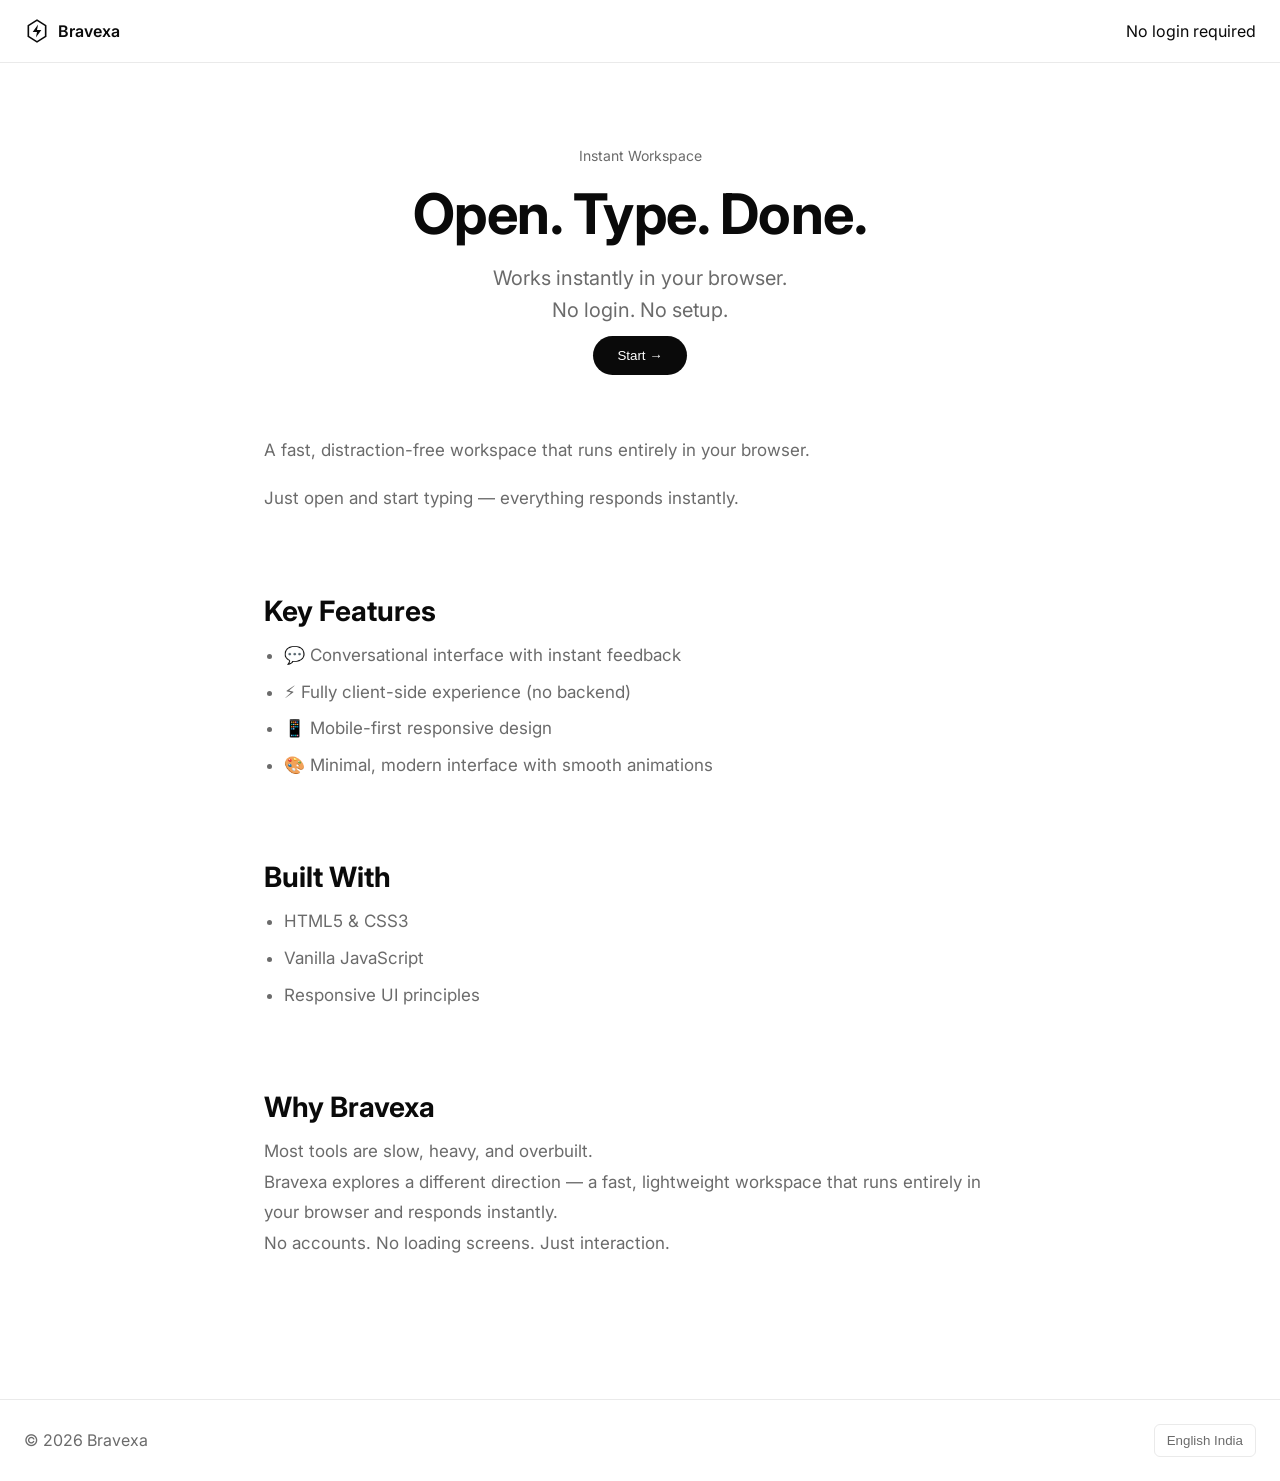
<file: index.html>
<!DOCTYPE html>
<html lang="en">
<head>
    <meta charset="UTF-8">
    <meta name="viewport" content="width=device-width, initial-scale=1.0">
    <link rel="manifest" href="manifest.json">
  <link rel="icon" type="image/svg+xml" href="favicon.svg">
    <title>Bravexa</title>
    <link href="https://fonts.googleapis.com/css2?family=Inter:wght@400;500;600;700&display=swap" rel="stylesheet">
    <link rel="stylesheet" href="styles.css">
</head>

<body>

    <header>
        <div class="header-left">
  
  <div class="logo">
    <svg viewBox="0 0 24 24" fill="none" xmlns="http://www.w3.org/2000/svg">
  <!-- Hexagon -->
  <path 
    d="M12 2L20 7V17L12 22L4 17V7L12 2Z" 
    stroke="currentColor" 
    stroke-width="1.5" 
    stroke-linejoin="round"
  />
  
  <!-- Lightning -->
  <path 
    d="M13 6L8 13H12L11 18L16 11H12L13 6Z" 
    fill="currentColor"
  />
</svg>
    <span>Bravexa</span></div>
</div>
        <div class="auth-buttons">
    <span class="light-tag">No login required</span>
</div>
    </header>

    <main>
      <section class="intro">

  <p class="date">
    Instant Workspace
  </p>

  <h2>
    Open. Type. Done.
  </h2>

  <p class="hero-sub">
    Works instantly in your browser.<br>
    No login. No setup.
  </p>

  <a href="dashboard.html">
    <button class="try-button">Start →</button>
  </a>

</section>

       <section class="explain">
  <p>
    A fast, distraction-free workspace that runs entirely in your browser.
  </p>

  <p>
    Just open and start typing — everything responds instantly.
  </p>
</section>

        <section class="features">
  <h3>Key Features</h3>
  <ul>
    <li>💬 Conversational interface with instant feedback</li>
    <li>⚡ Fully client-side experience (no backend)</li>
    <li>📱 Mobile-first responsive design</li>
    <li>🎨 Minimal, modern interface with smooth animations</li>
  </ul>
</section>

       <section class="tech">
  <h3>Built With</h3>
  <ul>
    <li>HTML5 & CSS3</li>
    <li>Vanilla JavaScript</li>
    <li>Responsive UI principles</li>
  </ul>
</section>


        <section class="note">
  <h3>Why Bravexa</h3>
  <p>
    Most tools are slow, heavy, and overbuilt.
  </p>

  <p>
    Bravexa explores a different direction — a fast, lightweight workspace
    that runs entirely in your browser and responds instantly.
  </p>

  <p>
    No accounts. No loading screens. Just interaction.
  </p>
</section>
    </main>

    <footer>
        <div class="footer-left">
            <p>© 2026 Bravexa</p>
        </div>
        <div class="footer-right">
            <button class="lang-button">English <span class="greys">India</span></button>
        </div>
    </footer>

    <script src="theme.js"></script>
</body>
</html>
</file>
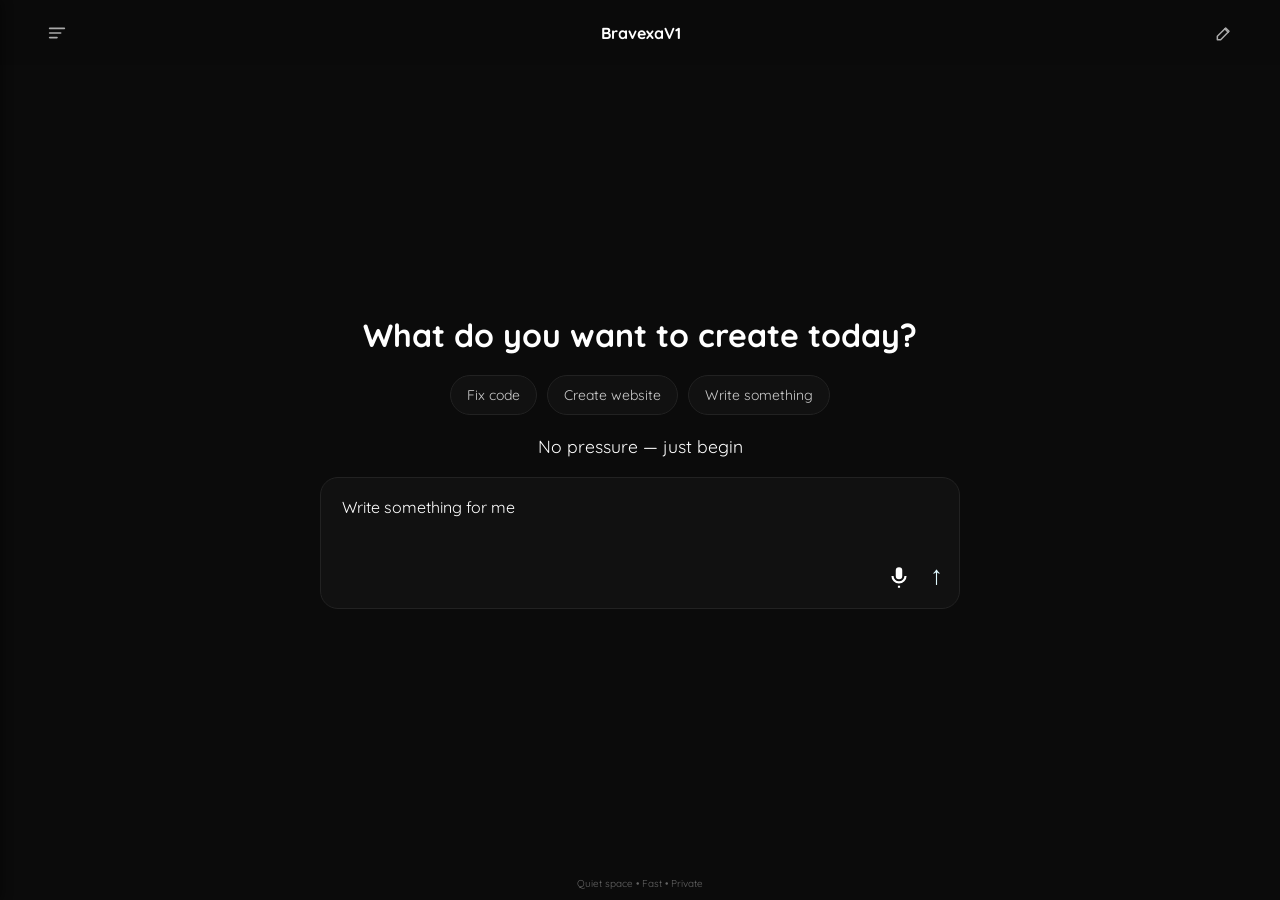
<file: dashboard.html>
<!DOCTYPE html>
<html lang="en">
<head>
  <meta charset="UTF-8">
 <link rel="icon" type="image/svg+xml" href="favicon.svg">
    <link rel="manifest" href="manifest.json">
  <meta name="viewport" content="width=device-width, initial-scale=1.0">
<title>Bravexa — Instant Workspace</title>
  <link href="https://fonts.googleapis.com/css2?family=Quicksand:wght@400;500;600;700&display=swap" rel="stylesheet">
  <link href="style.css" rel="stylesheet">
</head>
<body>
   <div class="sidebar" id="sidebar">
     <div class="sidebar-header">
  <div class="sidebar-brand">
    <svg viewBox="0 0 24 24" fill="none" xmlns="http://www.w3.org/2000/svg">
  <!-- Hexagon -->
  <path 
    d="M12 2L20 7V17L12 22L4 17V7L12 2Z" 
    stroke="white" 
    stroke-width="1.5" 
    stroke-linejoin="round"
  />
  
  <!-- Lightning -->
  <path 
    d="M13 6L8 13H12L11 18L16 11H12L13 6Z" 
    fill="white"
  />
</svg>
    <span>Bravexa</span>
  </div>

  <button id="closeSidebarBtn" class="icon-btn" title="Close">
    <!-- door / exit style icon -->
    <svg viewBox="0 0 24 24" width="20" height="20">
      <path fill="currentColor" d="M10 17l5-5-5-5v10zm-7 4V3c0-1.1.9-2 2-2h10v2H5v18h10v2H5c-1.1 0-2-.9-2-2z"/>
    </svg>
  </button>
</div>
    <a href="dashboard.html" class="new-chat">
  <svg viewBox="0 0 24 24" width="18" height="18" fill="none">
    <!-- chat bubble -->
    <path d="M21 15a4 4 0 0 1-4 4H8l-5 3V7a4 4 0 0 1 4-4h10a4 4 0 0 1 4 4z"
      stroke="currentColor"
      stroke-width="1.6"
      stroke-linejoin="round"/>
      
    <!-- plus icon -->
    <path d="M12 9v6M9 12h6"
      stroke="currentColor"
      stroke-width="1.8"
      stroke-linecap="round"/>
  </svg>

  <span>New Chat</span>
</a>
  <p>Recents</p>
  <div id="historyList" class="history-list"></div>
</div>

  <!-- Header / Navbar -->
  <header class="header">
      <button id="menuToggle" class="menu-btn">
<svg viewBox="0 0 24 24" width="22" height="22" fill="none">
  <path d="M4 7H20" stroke="currentColor" stroke-width="1.8" stroke-linecap="round"/>
  <path d="M4 12H16" stroke="currentColor" stroke-width="1.8" stroke-linecap="round"/>
  <path d="M4 17H12" stroke="currentColor" stroke-width="1.8" stroke-linecap="round"/>
</svg>
</button>
      <h4>Bravexa<span class="grey">V1</span></h4>
      <button id="editLogoBtn" class="edit-btn" title="Edit name">
<svg viewBox="0 0 24 24" width="20" height="20" fill="none">
  <path d="M4 20h4l10-10-4-4L4 16v4z"
        stroke="currentColor"
        stroke-width="1.8"
        stroke-linejoin="round"/>
  <path d="M13 7l4 4"
        stroke="currentColor"
        stroke-width="1.8"
        stroke-linecap="round"/>
</svg>
</button>
  </header>
  <div class="hero">
    <h1>Good morning, <span id="username">User</span></h1>
  <div class="suggestions">
  <button id="codeBtn">Fix code</button>
  <button id="websiteBtn">Create website</button>
  <button id="writeBtn">Write something </button>
</div>
  </div>

  <!-- Chat Window -->
  <div class="chat-window" style="display:none;">
  </div>

  <!-- Input Box -->
  <!-- Bravexa AI Chat Input -->
<div class="input-box">
  <div id="previewContainer" class="preview-container"></div>
  <textarea placeholder="Write something for me" class="chatbox" id="userinput"></textarea>

  <div class="bottom-row">
    <div class="left-section">
      <button class="plus-btn" id="plusBtn" style="display: none;">+</button>
      <div class="upload-dropdown" id="uploadDropdown" style="display:none;">
        <ul>
          <li><label for="imageUpload">📷 Image</label><input type="file" id="imageUpload" accept="image/*" hidden></li>
          <li><label for="fileUpload">📄 File</label><input type="file" id="fileUpload" hidden></li>
          <li><button id="screenshotBtn">🖼️ Screenshot</button></li>
        </ul>
      </div>
    </div>


    <div class="right-section">
      <i class="voice-icon" title="Voice">
        <svg viewBox="0 0 24 24" width="26" height="26" xmlns="http://www.w3.org/2000/svg">
          <path fill="currentColor" d="M12 14a3 3 0 0 0 3-3V6a3 3 0 0 0-6 0v5a3 3 0 0 0 3 3zm5-3a5 5 0 0 1-10 0H5a7 7 0 0 0 14 0h-2zM11 20h2v2h-2z"/>
        </svg>
      </i>
      <button class="send-btn">↑</button>
    </div>
  </div>
</div>

  <!-- Footer -->
  <div class="footer">
     Quiet space • Fast • Private
  </div>

  <script src="script.js"></script>
</body>

</html>
</file>
<file: styles.css>
/* ===========================================
   Bravexa AI - Launch Page Styles
   Designed for Solulure Labs
=========================================== */

/* ============= Root Variables ============= */
:root {
  --bg-color: #ffffff;
  --text-color: #0a0a0a;
  --secondary-text: #6b6b6b;
  --accent-color: #0a0a0a; /* no blue */
  --border-color: #eaeaea;
  --card-bg: #fafafa;
  --header-bg: #ffffffcc;
  --footer-bg: #ffffff;
  --shadow: none;
}

[data-theme="dark"] {
  --bg-color: #000000;
  --text-color: #f5f5f5;
  --secondary-text: #9a9a9a;
  --accent-color: #ffffff;
  --border-color: #1a1a1a;
  --card-bg: #0a0a0a;
  --header-bg: #000000cc;
  --footer-bg: #000000;
  --shadow: none;
}

/* ============= Global Reset ============= */
* {
  margin: 0;
  padding: 0;
  box-sizing: border-box;
}

html, body {
  font-family: "Inter", system-ui, sans-serif;
  background: var(--bg-color);
  color: var(--text-color);
  scroll-behavior: smooth;
  transition: background 0.3s, color 0.3s;
}

/* ============= Header ============= */
header {
  width: 100%;
  max-width: 1400px;
  margin: 0 auto;
  display: flex;
  justify-content: space-between;
  align-items: center;
  padding: 18px 24px;
  background: var(--header-bg);
  backdrop-filter: blur(10px);
  border-bottom: 1px solid var(--border-color);
  position: sticky;
  top: 0;
  z-index: 100;
}

.logo {
  display: flex;
  align-items: center;
  gap: 8px;
  font-weight: 600;
}

.logo svg {
  width: 26px;
  height: 26px;
  color: var(--text-color);
}

.logo:hover svg {
  opacity: 1;
}

.auth-buttons .login {
  color: var(--text-color);
  color: #fff;
  border: none;
  padding: 8px 18px;
  font-weight: 600;
  border-radius: 8px;
  cursor: pointer;
  transition: transform 0.2s ease;
}

.hero-sub {
  margin-top: 10px;
  margin-bottom:10px;
  font-size: 20px;
  color: var(--secondary-text);
  line-height: 1.6;
}

.explain {
  margin-top: 60px;
  max-width: 650px;
  font-size: 18px;
  line-height: 1.8;
  color: var(--secondary-text);
}

.explain p {
  margin-bottom: 18px;
}

.auth-buttons .login:hover {
  transform: translateY(-2px);
  opacity: 0.9;
}

/* ============= Main ============= */
main {
  max-width: 800px;
  margin: 60px auto;
  padding: 0 24px 80px;
}

/* ============= Intro Section ============= */
.intro {
  text-align: center;
  margin-bottom: 60px;
}

.date {
  color: var(--secondary-text);
  font-size: 14px;
}

.product-tag {
  background: var(--accent-gradient);
  color: #fff;
  border-radius: 4px;
  padding: 2px 8px;
  font-size: 12px;
  margin-left: 6px;
}

.intro h2 {
  font-size: 56px;
  font-weight: 700;
  margin: 16px 0 16px;
  line-height: 1.1;
  letter-spacing: -0.5px;
}

.highlight {
  color: var(--text-color);
  -webkit-background-clip: text;
  -webkit-text-fill-color: transparent;
}

.try-button {
  background: var(--text-color);
  color: var(--bg-color);
  padding: 12px 24px;
  border-radius: 999px;
  border: none;
  font-weight: 500;
  transition: all 0.2s ease;
}

.try-button:hover {
  opacity: 0.8;
}

/* ============= Audio Player ============= */
.containers {
  margin-top: 40px;
  padding: 16px;
  border: 1px solid var(--border-color);
  border-radius: 12px;
  background: var(--card-bg);
  box-shadow: var(--shadow);
  text-align: left;
}

.play-pause {
  background: var(--accent-color);
  color: #fff;
  border: none;
  border-radius: 50%;
  width: 36px;
  height: 36px;
  cursor: pointer;
  font-size: 16px;
  margin-right: 10px;
}

.play-pause:hover {
  opacity: 0.9;
}

.share-btn {
  background: none;
  border: none;
  font-size: 18px;
  cursor: pointer;
  color: var(--accent-color);
}

.time {
  margin-left: 10px;
  font-size: 14px;
  color: var(--secondary-text);
}

/* ============= Text Content ============= */
.description {
  margin-top: 25px;
  font-size: 17px;
  color: var(--secondary-text);
  text-align: left;
  line-height: 1.7;
}

.description a {
  color: var(--accent-color);
  text-decoration: none;
  font-weight: 500;
}

.description a:hover {
  text-decoration: underline;
}

/* ============= Sections ============= */
section {
  margin-top: 80px;
}

section h3 {
  font-size: 28px;
  font-weight: 700;
  margin-bottom: 12px;
  color: var(--text-color);
}

section p, ul {
  color: var(--secondary-text);
  font-size: 17px;
  line-height: 1.8;
}

ul {
  margin: 10px 0 20px 20px;
}

ul li {
  margin-bottom: 6px;
}

/* ============= Footer ============= */
footer {
  width: 100%;
  max-width: 1400px;
  margin: 0 auto;
  padding: 24px;
  display: flex;
  justify-content: space-between;
  align-items: center;
  background: var(--footer-bg);
  border-top: 1px solid var(--border-color);
  color: var(--secondary-text);
}

.lang-button {
  background: none;
  border: 1px solid var(--border-color);
  padding: 8px 12px;
  border-radius: 6px;
  cursor: pointer;
  color: var(--secondary-text);
  transition: 0.3s;
}

.lang-button:hover {
  border-color: var(--accent-color);
  color: var(--accent-color);
}

/* ============= Responsive Design ============= */
@media (max-width: 900px) {
  .intro h2 {
    font-size: 42px;
  }

  main {
    padding: 0 16px 60px;
  }
}

@media (max-width: 600px) {
  header {
    padding: 14px 18px;
  }

  .logo {
    font-size: 18px;
  }

  .intro h2 {
    font-size: 34px;
  }

  .try-button {
    font-size: 15px;
    padding: 10px 20px;
  }

  footer {
    flex-direction: column;
    text-align: center;
    gap: 10px;
  }
}
</file>
<file: style.css>
/* ===================================
      Bravexa AI — Minimal Black Theme
   =================================== */

* {
  margin: 0;
  padding: 0;
  box-sizing: border-box;
  font-family: 'Quicksand', sans-serif;
}

html {
  margin-bottom: 150px;
}

body {
  background: #0b0b0b;
  color: #e0e6ed;
  display: flex;
    -webkit-font-smoothing: antialiased;
  flex-direction: column;
  align-items: center;
  overflow-y: scroll;
  scroll-behavior: smooth;
  justify-content: center;
  text-align: center;
}

/* ================= Navbar ================= */
/* ===== HEADER (Fixed Navbar) ===== */

.sidebar {
  position: fixed;
   left: -250px; /* match width */
  width: 250px;
  top: 0;
display: flex;
  flex-direction: column;
  height: 100vh;
  background:#0b0b0b;
    box-shadow: 2px 0 10px rgba(0,0,0,0.4);
  backdrop-filter: blur(18px);
  color: white;
  padding: 15px;
  transition: 0.3s;
  z-index: 1000;
}

.sidebar.active {
  left: 0;
}
.sidebar p{
      text-align : left;
      padding:10px;
      font-weight: 700;
      font-size:1rem;
}
.left{
  margin-left:10px;
}

.sidebar-header{
    display: flex;
    justify-content: space-between;
    align-items: center;
    padding: 5px;
    padding-bottom: 5px;
}

.sidebar-brand{
   display: flex;
  align-items: center;
  font-weight: 600;
  font-size: 1.3rem;
  color: #111;
  gap: 8px;
}

.sidebar-brand svg{
  width: 26px;
  height: 26px;
  color : #f5f5f5;
}

.icon-btn {
  background: none;
  border: none;
  color: #aaa;
  cursor: pointer;
  display: flex;
  align-items: center;
}

.icon-btn:hover {
  color: #fff;
}

.menu-btn {
    background: transparent;
    border: none;
    cursor: pointer;
    padding: 6px;
    border-radius: 8px;
    display: flex;
    align-items: center;
    justify-content: center;
    color: #aaa;
    transition: all 0.2s ease;
}
.menu-btn:hover{
  background: #1a1a1a;
  color: #fff;
}

.menu-btn svg path {
  transition: all 0.25s ease;
}

.menu-btn:hover svg path:nth-child(2) {
  transform: translateX(3px);
}

.menu-btn:hover svg path:nth-child(3) {
  transform: translateX(6px);
}
.edit-btn {
  background: transparent;
  border: none;
  cursor: pointer;
  padding: 6px;
  border-radius: 8px;
  display: flex;
  align-items: center;
  justify-content: center;
  color: #aaa;
  transition: all 0.2s ease;
}

.edit-btn:hover {
  background: #1a1a1a;
  color: #fff;
   transform: scale(1.05);
}

.header {
  position: fixed;
  top: 0;
  left: 0;
  width: 100%;
  height: 65px;
  display: flex;
  align-items: center;
  justify-content: space-between;
  padding: 0 40px;
  background: rgba(10,10,10,0.7);
  backdrop-filter: blur(10px);
  z-index: 100;
}

.header .logo {
  font-size: 1.4rem;
  font-weight: 700;
  color: #fff;
  user-select: none;
}



.header .buttons {
  display: flex;
  gap: 12px;
}

.header .btn {
  font-family: 'Inter', sans-serif;
  padding: 8px 18px;
  border-radius: 10px;
  font-weight: 600;
  cursor: pointer;
  transition: all 0.25s ease;
  border: none;
  font-size: 15px;
}

.header .btn a {
  text-decoration: none;
  color: inherit;
}

.header .btn.outline {
  background: transparent;
  border: 1.8px solid #00b3ff;
  color: #00b3ff;
}

.header .btn.outline:hover {
  background: #00b3ff;
  color: #fff;
}

.header .btn.solid {
  background: #00b3ff;
  color: #fff;
  border: 1.8px solid #00b3ff;
}

.header .btn.solid:hover {
  background: #29d1ff;
}
/* Add spacing below header so chat/hero doesn’t overlap */
body {
  margin: 0;
  font-family: 'Inter', sans-serif;
  background: #0b0b0b;
  color: #fff;
}

main, .hero, .chat-window {
  margin-top: 80px; /* push content below header */
}

/* ===== LIGHT MODE ===== */
body.light-mode .header {
  background: #ffffff;
  border-bottom: 1px solid #eee;
}

body.light-mode .header .logo {
  color: #0077ff;
}

body.light-mode .header .btn.outline {
  border-color: #0077ff;
  color: #0077ff;
}

body.light-mode .header .btn.outline:hover {
  background: #0077ff;
  color: #fff;
}

body.light-mode .header .btn.solid {
  background: #0077ff;
  color: #fff;
}
.navbars {
  position: absolute;
  top: 20px;
  left: 30px;
  right: 30px;
  display: flex;
  justify-content: space-between;
  align-items: center;
  margin-left: 25px;
}


.sidebar-brand span {
  color: #fff;
}
.buttons {
  display: flex;
  gap: 20px;
}
.edit-logo-btn {
  display: none;
  position: absolute;
  background: #2a2a2a;
  color: #fff;
  border: none;
  padding: 5px 8px;
  border-radius: 6px;
  cursor: pointer;
  font-size: 13px;
  transition: background 0.2s ease, opacity 0.2s ease;
  opacity: 0;
}

.suggestions {
  display: flex;
  flex-wrap: wrap;
  gap: 10px;
  justify-content: center;
  margin-top: 20px;
margin-bottom:20px;
}

.suggestions button {
  background:#111;
   border: 1px solid #222;
  color: #ccc;
  padding: 10px 16px;
  border-radius: 25px;
  font-size: 14px;
  cursor: pointer;
  transition: all 0.3s ease;
  backdrop-filter: blur(10px);
}

/* Hover effect */
.suggestions button:hover {
  background: #1a1a1a;
}
.logo:hover .edit-logo-btn {
  display: block;
  opacity: 1;
}

.edit-logo-btn img{
  width:25px;
  height:25px;
  background-color:transparent;
}

.edit-logo-btn:hover {
  background: #4a4a4a;
}
.btn {
  padding: 8px 18px;
  background: linear-gradient(90deg, #0077b6, #00b4d8);
  border: none;
  border-radius: 10px;
  color: white;
  font-weight: 500;
  cursor: pointer;
  transition: transform 0.3s ease, background 0.3s ease;
}

.btn a {
  color: white;
  text-decoration: none;
}

.btn:hover {
  transform: scale(1.05);
  background: linear-gradient(90deg, #00b4d8, #0077b6);
}

/* ================= Hero ================= */
.hero {
  margin-top: 35vh;
}


.hero h1 {
  font-size: 2rem;
  font-weight: 700;
  margin-bottom: 20px;
  color: #fff;
}
.hero p{
   font-size: 1.1rem;
   padding-bottom:20px;
}

/* ================= Chat Window ================= */
.chat-window {
  flex-grow: 1;
  width: 100%;
  max-width: 51%;
  display: flex;
padding: 10px 12px 90px;
  flex-direction: column;
  background-color: transparent;
}
.preview-container {
  display:none;
  flex-wrap: wrap;
}

.preview-container img{
  max-width: 80px;
  border-radius: 8px;
}

.preview-container .file-preview {
  background: #1e293b;
  padding: 6px 10px;
  border-radius: 6px;
  font-size: 12px;
}

.preview-item {
  position: relative;
  display: inline-block;
}

.remove-btn {
  position: absolute;
  top: -6px;
  right: -6px;
  background: #ef4444;
  color: white;
  border: none;
  border-radius: 50%;
  width: 18px;
  height: 18px;
  font-size: 12px;
  cursor: pointer;
}

.remove-btn:hover {
  background: #dc2626;
}

.preview-item img{
  box-shadow: none;
}

/* ================= Input Box ================= */
.input-box {
 background: #111;
  border: 1px solid #222;
  box-shadow: none;
  border-radius: 18px;
  padding: 14px 16px;
  width: 55%;
  outline: none;
  margin: 0 auto;
  display: flex;
  flex-direction: column;
  gap: 12px;
}

/* Textarea (Top Section) */
.chatbox {
  border: none;
  outline: none;
 background: transparent;
  color: #ffffff;
  font-size: 1rem;
  resize: none;
  transition: height 0.2s ease;
  border-radius: 10px;
  padding: 5px;
  min-height: 50px;
  max-height: 200px;
  overflow-y: auto;
}



.chatbox::placeholder {
  color: #fff;
}

/* Bottom Row */
.bottom-row {
  display: flex;
  justify-content:space-between;
  align-items: center;
}

/* Left Section (+ button) */
.left-section {
    position: relative;
}

/* + Button */
    .plus-btn {
      background: transparent;
      border: none;
      color: #fff;
      font-size: 35px;
      cursor: pointer;
      transition: all 0.3s ease;
      position: relative;
    }

    .plus-btn:hover {
      color: #fff;
      transform: scale(1.2);
    }

    .plus-btn.active {
      color: #fff;
      text-shadow: 0 0 10px #00e1ff;
    }

    /* Upload Dropdown - Frosted Glass (macOS style) */
  .upload-dropdown {
     display: none;
    position: absolute;
    bottom: 30px;
    background: #111;
    border-radius: 14px;
    width: 170px;
    backdrop-filter: blur(10px);
    border: 1px solid rgba(255, 255, 255, 0.1);
    box-shadow: 0 4px 20px rgba(0, 0, 0, 0.1);
    overflow: hidden;
    z-index: 1000;
    animation: fadeIn 0.25s ease;
}
.upload-dropdown {
  left: 0;
}

    /* Dropdown list */
    .upload-dropdown ul {
      list-style: none;
      text-align:left;
      margin: 0;
      padding: 6px 0;
    }

    /* Items */
    .upload-dropdown li {
      padding: 9px 16px;
      font-size: 15px;
      color: #fff;
      cursor: pointer;
      transition: background 0.2s, color 0.2s;
    }

    .upload-dropdown li:hover {
      background: rgba(0, 225, 255, 0.1);
      color: #00e1ff;
    }

    /* Fade-in animation */
    @keyframes fadeIn {
      from {
        opacity: 0;
        transform: translateY(10px);
      }
      to {
        opacity: 1;
        transform: translateY(0);
      }
    }


/* Right Section (Voice + Send buttons) */
.right-section {
  display: flex;
  align-items: center;
  gap: 18px;
}

.voice-icon {
  margin-top:10px;
  color: #ffffff;
  cursor: pointer;
  transition: all 0.3s ease;
}

.voice-icon:hover {
  color: #00e1ff;
  transform: scale(1.2);
}

.send-btn {
  background: transparent;
  border: none;
  color: #e0faff;
  cursor: pointer;
  font-size: 26px;
  font-weight: bold;
  transition: transform 0.1s ease, opacity 0.1s ease;
  transition: all 0.3s ease;
}

.send-btn:hover {
    transform: scale(0.95);
  opacity: 0.8;
}
/* ================= Messages ================= */
.message {
  max-width: 100%;
  margin: 12px 0;
  border-radius: 18px;
  font-size: 15px;
  line-height: 1.4;
  opacity: 0;
padding: 10px 14px;
  border-radius: 12px;
  transform: translateY(15px);
  transition: all 0.25s ease;
}

.message.visible {
  opacity: 1;
  transform: translateY(0);
}

/* User message (right) */
.user-message {
 background: #1a1a1a;
  color: #fff;
  max-width:80%;
  margin-left: auto;
  border-bottom-right-radius: 5px;
  text-align:left;
overflow: visible;
  padding: 10px 14px;
  border-radius: 12px;
  word-wrap: break-word;
  overflow-wrap: break-word;
  word-break: break-word;
  white-space: pre-wrap;
}


.user-image{
  background:transparent;
  color: #fff;
  max-width:80%;
  margin: 10px 0 6px auto; 
  border-bottom-right-radius: 5px;
  text-align: right;
  overflow: visible;
  border-radius: 12px;
}
/* AI message (left) */

.new-chat {
  float:left;
  width:100%;
  padding: 10px;
  margin-top:10px;
  margin-bottom: 15px;
  border: none;
  border-radius: 10px;
  text-align:left;
  background: transparent;
  text-decoration: none;
  color:white;
  font-weight: 600;
  cursor: pointer;
  transition: 0.25s;
}

.new-chat:hover {
  background: #111;
  transform: scale(1.03);
}
/* Attachment Button + Menu */
.attach-wrapper {
  position: relative;
  display: flex;
  align-items: center;
  margin-right: 8px;
}

.chart-container {
  margin-top: 14px;
  display: flex;
  justify-content: center;
}

svg rect {
  fill: #3b82f6;
  rx: 6;
}

svg text {
  fill: #e5e7eb;
  font-size: 12px;
}

svg rect {
  fill: #3b82f6;
}

svg text {
  fill: #e5e7eb;
  font-size: 12px;
}

.note {
  font-size: 12px;
  opacity: 0.7;
  margin-top: 6px;
}


.attach-btn {
  background: none;
  border: none;
  font-size: 20px;
  cursor: pointer;
  color: var(--text-color, #444);
  transition: 0.2s;
}

.attach-btn:hover {
  color: var(--accent-color, #007bff);
  transform: scale(1.1);
}

/* Dropdown Menu */
.attach-menu {
  position: absolute;
  bottom: 45px;
  left: 0;
  background: var(--bg-color, #fff);
  border: 1px solid #ccc;
  border-radius: 8px;
  box-shadow: 0 4px 10px rgba(0,0,0,0.1);
  display: none;
  min-width: 180px;
  z-index: 100;
}

.attach-menu ul {
  list-style: none;
  margin: 0;
  padding: 8px 0;
}

.attach-menu li {
  padding: 8px 14px;
  cursor: pointer;
  font-size: 14px;
  color: #333;
  transition: 0.2s;
}

.attach-menu li:hover {
  background: #f5f5f5;
}

.attach-menu button,
.attach-menu label {
  background: none;
  border: none;
  cursor: pointer;
  color: inherit;
  font-family: inherit;
  font-size: inherit;
  width: 100%;
  text-align: left;
}

/* ---------- DARK/LIGHT THEME SUPPORT ---------- */
body.light-mode .dropdown {
  background: #ffffff;
  box-shadow: 0 4px 12px rgba(0, 0, 0, 0.1);
}

body.light-mode .dropdown li a {
  color: #333;
}

body.light-mode .dropdown li a:hover {
  background: #f5f5f5;
  color: #0077ff;
}

/* ================= Tables ================= */

/* ===== Uniform Container Styling ===== */
.code-block-container {
  background: #111;
  color: #f5f5f5;
  border-radius: 10px;
  margin: 15px 0;
  box-shadow: 0 0 10px rgba(255,255,255,0.05);
  overflow: hidden;
}

.code-toolbar {
  display: flex;
  justify-content: space-between;
  align-items: center;
  background: #222;
  padding: 8px 12px;
}

.lang-label {
  color: #ff6ec7;
  font-weight: bold;
  font-size: 0.9rem;
}

.btn-group button {
  background: #333;
  color: #fff;
  border: none;
  margin-left: 6px;
  padding: 4px 10px;
  border-radius: 6px;
  cursor: pointer;
  transition: 0.2s;
}

.btn-group button:hover {
  background: #555;
}

.code-content {
  font-family:Quicksand;
  padding: 14px;
  line-height: 1.5;
  white-space: pre-wrap;
}
.visual-card {
  margin: 14px 0;
  padding: 12px;
  border-radius: 12px;
  background: var(--card-bg);
}

.visual-toolbar {
  display: flex;
  justify-content: space-between;
  align-items: center;
  margin-bottom: 8px;
  font-size: 0.85rem;
  opacity: 0.85;
}

.visual-toolbar .label {
  font-weight: 600;
}

.note {
  font-size: 0.8rem;
  opacity: 0.7;
  margin-top: 6px;
}
.info-list {
  list-style: none;
  padding: 0;
  margin: 12px 0 0;
}

.info-list li {
  padding: 10px 14px;
  margin-bottom: 8px;
  border-radius: 8px;
  background: rgba(148, 163, 184, 0.08); /* subtle slate */
  font-size: 14px;
  line-height: 1.5;
  display: flex;
  align-items: center;
  gap: 8px;
}

/* === GEMINI STYLE LOADER === */
.gemini-loader {
  display: flex;
  align-items: flex-start;
  gap: 12px;
  padding: 5px;
}

.ai-icon-wrapper {
  flex-shrink: 0;
}

.ai-pulse-icon {
  width: 24px;
  height: 24px;
  filter: drop-shadow(0 0 5px var(--accent-cyan));
  animation: pulseIcon 1.5s infinite ease-in-out;
}

.shimmer-container {
  flex-grow: 1;
  display: flex;
  flex-direction: column;
  gap: 10px;
  margin-top: 5px;
}

.shimmer-line {
  height: 12px;
  width: 100%;
  background: linear-gradient(
    90deg,
    var(--border-color) 25%,
    #3a3f4b 50%,
    var(--border-color) 75%
  );
  background-size: 200% 100%;
  border-radius: 4px;
  animation: shimmer 1.5s infinite linear;
}

.shimmer-line.short {
  width: 60%;
}

/* === ANIMATIONS === */
@keyframes shimmer {
  0% { background-position: 200% 0; }
  100% { background-position: -200% 0; }
}

@keyframes pulseIcon {
  0%, 100% { transform: scale(1); opacity: 1; }
  50% { transform: scale(1.1); opacity: 0.7; }
}
  .ai-message {
  background: var(--card);
  border: 1px solid var(--border);
}

/* Smooth transition when loader disappears */
.ai-message:not(.loading) {
  transition: all 0.3s ease;
}
/* ================= Footer ================= */
.footer {
  position: fixed;
  bottom: 0px;
  margin: 0px;
  padding:10px;
  width:100%;
  background:#0b0b0b;
font-size:10px;
  color: #666;
}

.logs {
  font-size: 1rem;
  cursor: pointer;
  color: #00b4d8;
  margin-left: 5px;
  margin-bottom: 40px;
  display: flex;
}



.image-viewer {
  position: fixed;
  top: 0;
  left: 0;
  width: 100%;
  height: 100%;
  background: rgba(0,0,0,0.9);
  display: flex;
  justify-content: center;
  align-items: center;
  z-index: 9999;
}

.full-image {
  max-width: 90%;
  max-height: 90%;
  border-radius: 10px;
  animation: zoomIn 0.3s ease;
}

@keyframes zoomIn {
  from { transform: scale(0.8); opacity: 0; }
  to { transform: scale(1); opacity: 1; }
}

.close-btn {
  position: absolute;
  top: 20px;
  right: 30px;
  font-size: 24px;
  color: white;
  cursor: pointer;
}
.history-list {
  margin-top: 10px;
}
.history-item {
  display: flex;
  justify-content: space-between;
  align-items: center;
  text-align:left;
 padding: 10px 12px;
  border-radius: 8px;
  border-radius: 10px;
  cursor: pointer;
  transition: all 0.25s ease;
  color: #ccc;
}

/* HOVER EFFECT */
.history-item:hover {
  background: #111;
  cursor: pointer;
}

/* ACTIVE CHAT */
.history-item.active {
  background: #111;
}

/* TITLE */
.history-item span {
  flex: 1;
  white-space: nowrap;
  overflow: hidden;
  text-overflow: ellipsis;
}

/* DELETE BTN (hidden default) */
.delete-btn {
  opacity: 0;
  background: none;
  border: none;
  color: #aaa;
  cursor: pointer;
  transition: 0.2s;
}

/* SHOW DELETE ON HOVER */
.history-item:hover .delete-btn {
  opacity: 1;
}

/* Typing/Intro Text */
.bravexa-intro {
  font-size: 0.95rem;
  font-weight: 500;
  color: var(--accent-cyan);
  margin-bottom: 8px;
}

/* Divider Line */
.bravexa-divider {
  border: 0;
  height: 1px;
  background: linear-gradient(to right, var(--border-color), transparent);
  margin: 12px 0;
}

/* Body Content */
.bravexa-body h2 {
  font-size: 1.1rem;
  margin-bottom: 10px;
  display: flex;
  align-items: center;
  gap: 8px;
}
.bravexa-body ul{
padding:10px;
}

/* === CODE BLOCK STYLING === */
.code-block-container {
  background: #010409;
  border-radius: 12px;
  overflow: hidden;
  box-shadow: 0 0 10px rgba(0,0,0,0.3);
  border: 1px solid var(--border-color);
  margin: 10px 0;
  overflow: hidden;
}

.code-toolbar {
  background: #1f242c;
  padding: 8px 12px;
  display: flex;
  justify-content: space-between;
  align-items: center;
  border-bottom: 1px solid var(--border-color);
}

.lang-label {
  font-size: 0.75rem;
  text-transform: uppercase;
  color: var(--text-muted);
  font-weight: bold;
  letter-spacing: 0.5px;
}

.btn-group {
  display: flex;
  gap: 8px;
}

.code-toolbar button {
  background: transparent;
  border: 1px solid var(--border-color);
  color: var(--text-main);
  padding: 4px 10px;
  font-size: 0.75rem;
  border-radius: 4px;
  cursor: pointer;
  transition: all 0.2s;
}

.code-toolbar button:hover {
  background: var(--border-color);
  border-color: var(--accent-cyan);
}

.code-content {
  padding: 15px;
  margin: 0;
  font-family: 'Fira Code', 'Courier New', monospace;
  font-size: 0.9rem;
  white-space: pre-wrap;
  overflow-x: auto;
  color: #d1d5db;
}
:root {
  --bg-dark: #111;
  --card-bg: #111;
  --accent-cyan: #fff;
  --text-main: #e6edf3;
  --text-muted: #8b949e;
  --border-color: #111;
}

/* Container for the AI Response */
.ai-message {
  line-height: 1.6;
  color: var(--text-main);
  max-width: 85%;
  text-align: left;
  margin: 10px 0;
  padding: 15px;
  background: var(--card-bg);
  border-radius: 12px;
  border: 1px solid var(--border-color);
  animation: fadeIn 0.3s ease-in-out;
}

/* Outro Text */
.bravexa-outro {
  font-size: 0.85rem;
  color: var(--text-muted);
  font-style: italic;
  margin-top: 8px;
}

/* Math Card Styling */
.math-card {
  background: rgba(0, 225, 255, 0.05);
  padding: 10px;
  border-left: 3px solid var(--accent-cyan);
  border-radius: 4px;
  margin: 10px 0;
  font-family: serif;
}

/* Animations */
@keyframes fadeIn {
  from { opacity: 0; transform: translateY(5px); }
  to { opacity: 1; transform: translateY(0); }
}
/* ================= Mobile ================= */
@media (max-width: 768px) {
  .header{
    padding:0 10px;
  }
.input-box{
      position:fixed;
      width:90%;
      bottom:30px;
}
      .sugesstions{
            margin-bottom:0px;
      }
.hero{
      margin-top:30vh;
}
.ai-message{
  max-width: 100%;
}
.delete-btn{
  opacity: 1;
}
  .header .logo {
    font-size: 1.2rem;
  }

  .hero {
    flex-direction: column;
    text-align: center;
  }
  .hero h1{
    font-size: 1.8rem;
  }

  .user-menu{
    margin-right:10px;
  }
  
  .chat-window {
    width: 100%;
  max-width: 95%;
  }

}
@media (min-width:768px) and (max-width: 1024px) {
  .chat-window {
    width: 100%;
    max-width: 85%;
  }
  .hero{
    margin-top:40vh;
  }
}
/* ================= Animations ================= */
@keyframes heartbeat {
  0% { transform: scale(1); opacity: 0.6; }
  50% { transform: scale(1.4); opacity: 1; }
  100% { transform: scale(1); opacity: 0.6; }
}
@keyframes pulseGlow {
  0% { box-shadow: 0 0 12px rgba(0, 223, 216, 0.3); }
  50% { box-shadow: 0 0 20px rgba(0, 223, 216, 0.6); }
  100% { box-shadow: 0 0 12px rgba(0, 223, 216, 0.3); }
}
</file>
